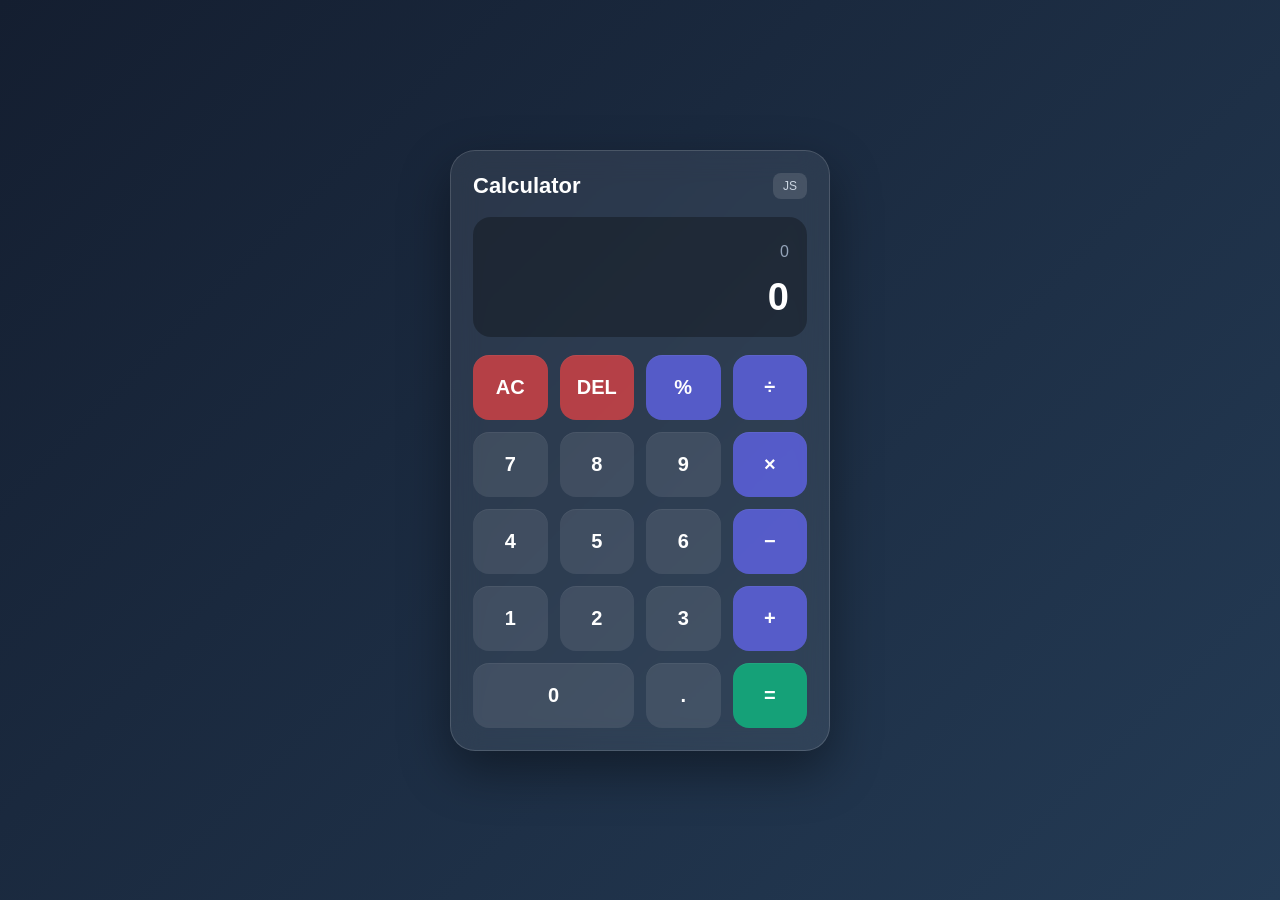
<file: Calculator/index.html>
<!DOCTYPE html>
<html lang="en">
<head>
    <meta charset="UTF-8">
    <meta name="viewport" content="width=device-width, initial-scale=1.0">

    <title>Professional Calculator</title>

    <link rel="stylesheet" href="style.css">
</head>

<body>

    <main class="calculator-container">

        <div class="calculator">

            <!-- Calculator Header -->
            <div class="calculator-header">
                <h1>Calculator</h1>
                <span>JS</span>
            </div>

            <!-- Display -->
            <div class="display">

                <div id="previousDisplay" class="previous-display">
                    0
                </div>

                <div id="currentDisplay" class="current-display">
                    0
                </div>

            </div>

            <!-- Buttons -->
            <div class="buttons">

                <!-- First Row -->
                <button class="btn function" data-action="clear">
                    AC
                </button>

                <button class="btn function" data-action="delete">
                    DEL
                </button>

                <button class="btn operator" data-operator="%">
                    %
                </button>

                <button class="btn operator" data-operator="/">
                    ÷
                </button>


                <!-- Second Row -->
                <button class="btn number" data-number="7">7</button>
                <button class="btn number" data-number="8">8</button>
                <button class="btn number" data-number="9">9</button>

                <button class="btn operator" data-operator="*">
                    ×
                </button>


                <!-- Third Row -->
                <button class="btn number" data-number="4">4</button>
                <button class="btn number" data-number="5">5</button>
                <button class="btn number" data-number="6">6</button>

                <button class="btn operator" data-operator="-">
                    −
                </button>


                <!-- Fourth Row -->
                <button class="btn number" data-number="1">1</button>
                <button class="btn number" data-number="2">2</button>
                <button class="btn number" data-number="3">3</button>

                <button class="btn operator" data-operator="+">
                    +
                </button>


                <!-- Fifth Row -->
                <button class="btn number zero" data-number="0">
                    0
                </button>

                <button class="btn number" data-number=".">
                    .
                </button>

                <button class="btn equals" data-action="calculate">
                    =
                </button>

    </main>

    <script src="script.js"></script>

</body>
</html>
</file>
<file: Calculator/style.css>
* {
    margin: 0;
    padding: 0;
    box-sizing: border-box;
}

body {
    min-height: 100vh;
    font-family: Arial, Helvetica, sans-serif;

    display: flex;
    justify-content: center;
    align-items: center;

    background: linear-gradient(135deg, #141e30, #243b55);

    padding: 20px;
}



.calculator-container {
    width: 100%;
    display: flex;
    justify-content: center;
}



.calculator {
    width: 380px;
    max-width: 100%;

    padding: 22px;

    border-radius: 25px;

    background: rgba(255, 255, 255, 0.08);

    backdrop-filter: blur(15px);

    border: 1px solid rgba(255, 255, 255, 0.15);

    box-shadow:
        0 20px 50px rgba(0, 0, 0, 0.4);
}



.calculator-header {
    display: flex;
    justify-content: space-between;
    align-items: center;

    margin-bottom: 18px;

    color: white;
}

.calculator-header h1 {
    font-size: 22px;
    font-weight: 600;
}

.calculator-header span {
    font-size: 12px;

    padding: 6px 10px;

    border-radius: 8px;

    background: rgba(255, 255, 255, 0.12);

    color: #cbd5e1;
}



.display {
    width: 100%;

    min-height: 120px;

    padding: 18px;

    margin-bottom: 18px;

    border-radius: 18px;

    background: rgba(0, 0, 0, 0.3);

    display: flex;
    flex-direction: column;

    justify-content: flex-end;

    align-items: flex-end;

    overflow: hidden;
}

.previous-display {
    min-height: 25px;

    font-size: 16px;

    color: #94a3b8;

    word-break: break-all;
}

.current-display {
    width: 100%;

    margin-top: 8px;

    font-size: 38px;

    font-weight: 600;

    color: white;

    text-align: right;

    word-break: break-all;
}



.buttons {
    display: grid;

    grid-template-columns: repeat(4, 1fr);

    gap: 12px;
}


.btn {
    height: 65px;

    border: none;

    border-radius: 16px;

    font-size: 20px;

    font-weight: 600;

    cursor: pointer;

    transition: 0.2s ease;

    color: white;

    background: rgba(255, 255, 255, 0.1);

    box-shadow:
        inset 0 1px 0 rgba(255, 255, 255, 0.05);
}

.btn:hover {
    transform: translateY(-2px);

    background: rgba(255, 255, 255, 0.18);
}

.btn:active {
    transform: scale(0.94);
}




.number {
    background: rgba(255, 255, 255, 0.09);
}



.operator {
    background: rgba(99, 102, 241, 0.75);
}

.operator:hover {
    background: rgba(99, 102, 241, 0.9);
}



.function {
    background: rgba(239, 68, 68, 0.7);
}

.function:hover {
    background: rgba(239, 68, 68, 0.9);
}




.equals {
    grid-column: span 1;

    background: rgba(16, 185, 129, 0.8);
}

.equals:hover {
    background: rgba(16, 185, 129, 1);
}



.zero {
    grid-column: span 2;
}




.footer-text {
    margin-top: 18px;

    text-align: center;

    font-size: 12px;

    color: #94a3b8;
}




@media (max-width: 450px) {

    .calculator {
        padding: 16px;

        border-radius: 20px;
    }

    .btn {
        height: 58px;

        border-radius: 13px;

        font-size: 18px;
    }

    .current-display {
        font-size: 30px;
    }

    .display {
        min-height: 105px;
    }
}
</file>
